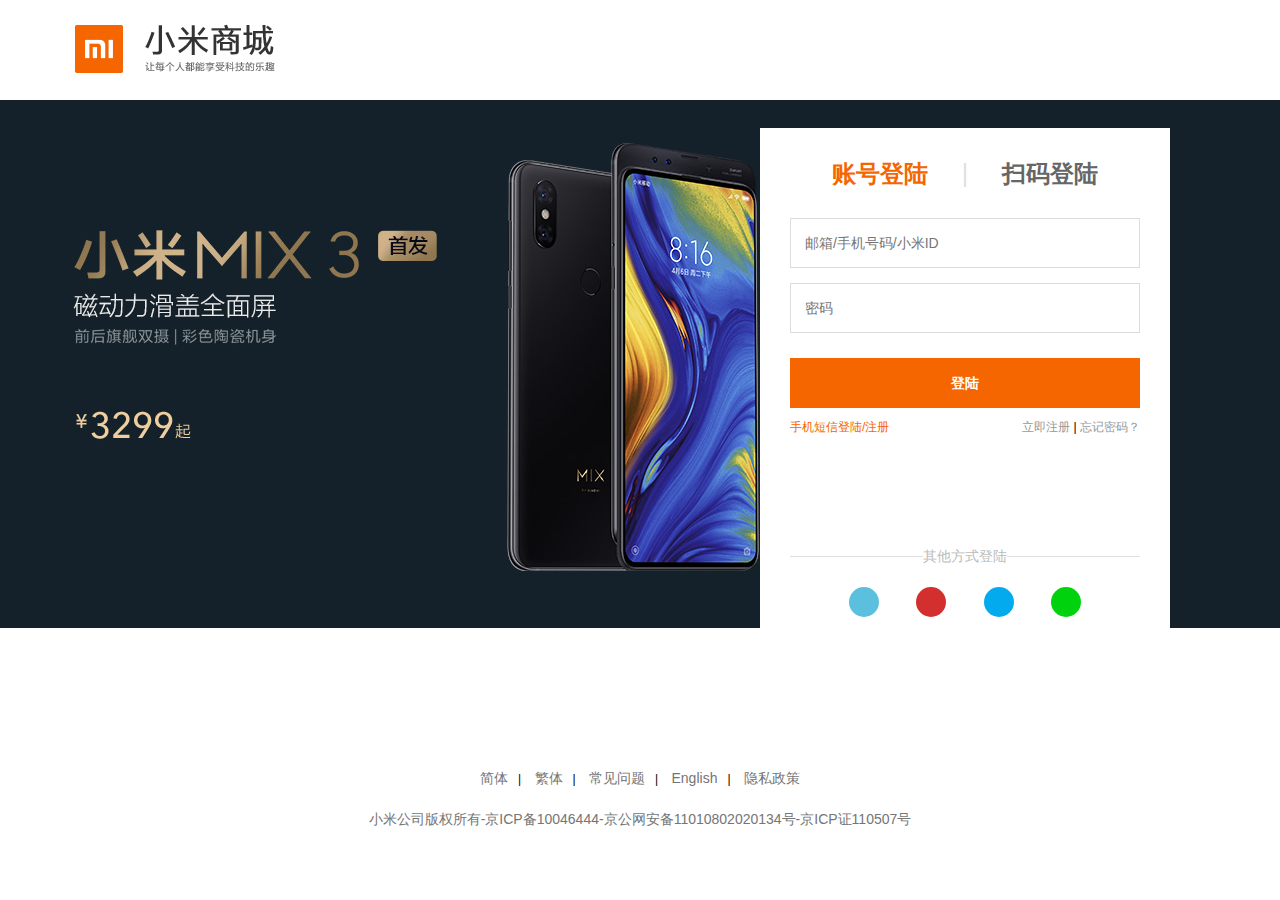
<file: 小米登陆.html>
<!DOCTYPE html>
<html lang="en">
<head>
    <meta charset="UTF-8">
    <link href="./img/小米.png" rel="shortcut icon">
    <link rel="stylesheet" href="css/小米登陆.css">
    <title>注册小米</title>
</head>
<body>
    <div class="h_panel">
        <div class="h_logo"></div>
    </div>

    <div class="login_banner_panel">
        <div class="login_a">
            <div class="login">
                <div class="login-header">
                    <a href="#">账号登陆</a>
                    <span id="line">|</span>
                    <a href="#">扫码登陆</a>
                </div>

                <div class="login_c">
                    <input type="text" placeholder=" 邮箱/手机号码/小米ID">
                    <input type="text" placeholder=" 密码">
                    <input type="submit" value="登陆">
                </div>

                <div class="login_q">
                    <a href="">手机短信登陆/注册</a>
                    <div class="login_q_right">
                        <a href="小米注册.html">立即注册</a>
                        <span>|</span>
                        <a href="">忘记密码？</a>
                    </div>
                </div>

                <fieldset>
                    <legend>其他方式登陆</legend>
                </fieldset>

                <div class="other-method">
                    <a href=""><i id="me_1"></i></a>
                    <a href=""><i id="me_2"></i></a>
                    <a href=""><i id="me_3"></i></a>
                    <a href=""><i id="me_4"></i></a>
                </div>
            </div>
        </div>
    </div>

    <div class="nav_botton">
        <ul>
            <li><a href="">简体</a></li><span>|</span>
            <li><a href="">繁体</a></li><span>|</span>
            <li><a href="">常见问题</a></li><span>|</span>
            <li><a href="">English</a></li><span>|</span>
            <li><a href="">隐私政策</a></li>
        </ul>
        <p>小米公司版权所有-京ICP备10046444-京公网安备11010802020134号-京ICP证110507号</p>
    </div>

</body>
</html>
</file>
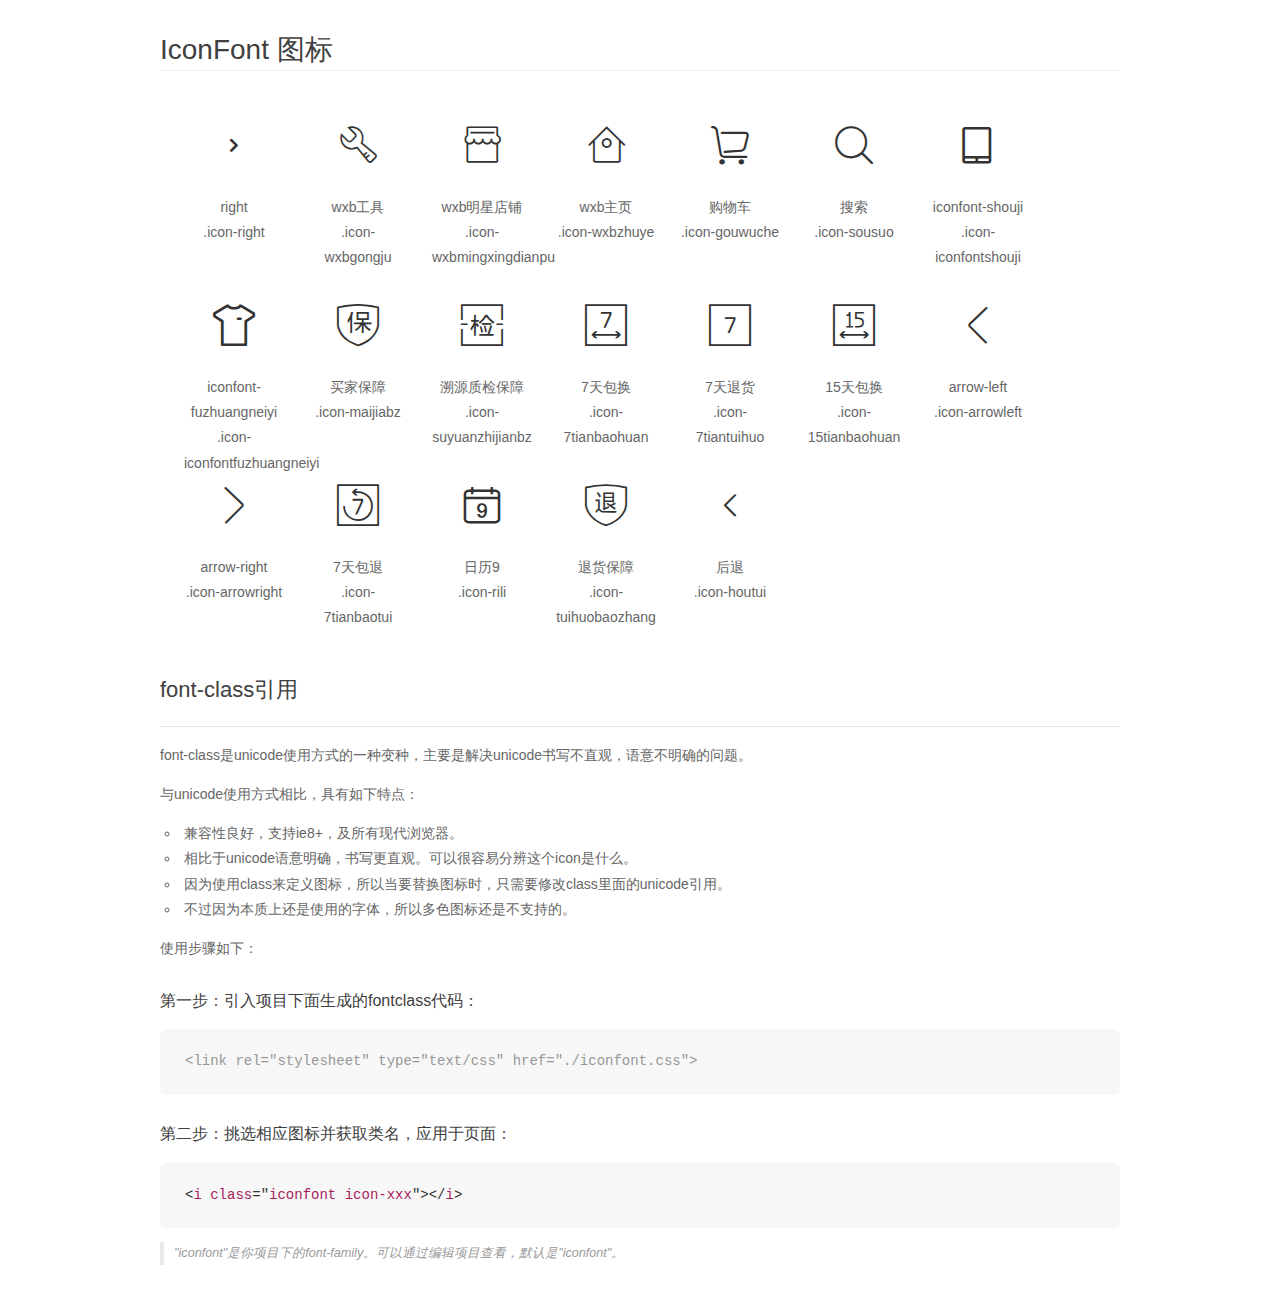
<file: font/span/demo_fontclass.html>
<!DOCTYPE html>
<html>
<head>
    <meta charset="utf-8"/>
    <title>IconFont</title>
    <link rel="stylesheet" href="demo.css">
    <link rel="stylesheet" href="iconfont.css">
</head>
<body>
    <div class="main markdown">
        <h1>IconFont 图标</h1>
        <ul class="icon_lists clear">
            
                <li>
                <i class="icon iconfont icon-right"></i>
                    <div class="name">right</div>
                    <div class="fontclass">.icon-right</div>
                </li>
            
                <li>
                <i class="icon iconfont icon-wxbgongju"></i>
                    <div class="name">wxb工具</div>
                    <div class="fontclass">.icon-wxbgongju</div>
                </li>
            
                <li>
                <i class="icon iconfont icon-wxbmingxingdianpu"></i>
                    <div class="name">wxb明星店铺</div>
                    <div class="fontclass">.icon-wxbmingxingdianpu</div>
                </li>
            
                <li>
                <i class="icon iconfont icon-wxbzhuye"></i>
                    <div class="name">wxb主页</div>
                    <div class="fontclass">.icon-wxbzhuye</div>
                </li>
            
                <li>
                <i class="icon iconfont icon-gouwuche"></i>
                    <div class="name">购物车</div>
                    <div class="fontclass">.icon-gouwuche</div>
                </li>
            
                <li>
                <i class="icon iconfont icon-sousuo"></i>
                    <div class="name">搜索</div>
                    <div class="fontclass">.icon-sousuo</div>
                </li>
            
                <li>
                <i class="icon iconfont icon-iconfontshouji"></i>
                    <div class="name">iconfont-shouji</div>
                    <div class="fontclass">.icon-iconfontshouji</div>
                </li>
            
                <li>
                <i class="icon iconfont icon-iconfontfuzhuangneiyi"></i>
                    <div class="name">iconfont-fuzhuangneiyi</div>
                    <div class="fontclass">.icon-iconfontfuzhuangneiyi</div>
                </li>
            
                <li>
                <i class="icon iconfont icon-maijiabz"></i>
                    <div class="name">买家保障</div>
                    <div class="fontclass">.icon-maijiabz</div>
                </li>
            
                <li>
                <i class="icon iconfont icon-suyuanzhijianbz"></i>
                    <div class="name">溯源质检保障</div>
                    <div class="fontclass">.icon-suyuanzhijianbz</div>
                </li>
            
                <li>
                <i class="icon iconfont icon-7tianbaohuan"></i>
                    <div class="name">7天包换</div>
                    <div class="fontclass">.icon-7tianbaohuan</div>
                </li>
            
                <li>
                <i class="icon iconfont icon-7tiantuihuo"></i>
                    <div class="name">7天退货</div>
                    <div class="fontclass">.icon-7tiantuihuo</div>
                </li>
            
                <li>
                <i class="icon iconfont icon-15tianbaohuan"></i>
                    <div class="name">15天包换</div>
                    <div class="fontclass">.icon-15tianbaohuan</div>
                </li>
            
                <li>
                <i class="icon iconfont icon-arrowleft"></i>
                    <div class="name">arrow-left</div>
                    <div class="fontclass">.icon-arrowleft</div>
                </li>
            
                <li>
                <i class="icon iconfont icon-arrowright"></i>
                    <div class="name">arrow-right</div>
                    <div class="fontclass">.icon-arrowright</div>
                </li>
            
                <li>
                <i class="icon iconfont icon-7tianbaotui"></i>
                    <div class="name">7天包退</div>
                    <div class="fontclass">.icon-7tianbaotui</div>
                </li>
            
                <li>
                <i class="icon iconfont icon-rili"></i>
                    <div class="name">日历9</div>
                    <div class="fontclass">.icon-rili</div>
                </li>
            
                <li>
                <i class="icon iconfont icon-tuihuobaozhang"></i>
                    <div class="name">退货保障</div>
                    <div class="fontclass">.icon-tuihuobaozhang</div>
                </li>
            
                <li>
                <i class="icon iconfont icon-houtui"></i>
                    <div class="name">后退</div>
                    <div class="fontclass">.icon-houtui</div>
                </li>
            
        </ul>

        <h2 id="font-class-">font-class引用</h2>
        <hr>

        <p>font-class是unicode使用方式的一种变种，主要是解决unicode书写不直观，语意不明确的问题。</p>
        <p>与unicode使用方式相比，具有如下特点：</p>
        <ul>
        <li>兼容性良好，支持ie8+，及所有现代浏览器。</li>
        <li>相比于unicode语意明确，书写更直观。可以很容易分辨这个icon是什么。</li>
        <li>因为使用class来定义图标，所以当要替换图标时，只需要修改class里面的unicode引用。</li>
        <li>不过因为本质上还是使用的字体，所以多色图标还是不支持的。</li>
        </ul>
        <p>使用步骤如下：</p>
        <h3 id="-fontclass-">第一步：引入项目下面生成的fontclass代码：</h3>


        <pre><code class="lang-js hljs javascript"><span class="hljs-comment">&lt;link rel="stylesheet" type="text/css" href="./iconfont.css"&gt;</span></code></pre>
        <h3 id="-">第二步：挑选相应图标并获取类名，应用于页面：</h3>
        <pre><code class="lang-css hljs">&lt;<span class="hljs-selector-tag">i</span> <span class="hljs-selector-tag">class</span>="<span class="hljs-selector-tag">iconfont</span> <span class="hljs-selector-tag">icon-xxx</span>"&gt;&lt;/<span class="hljs-selector-tag">i</span>&gt;</code></pre>
        <blockquote>
        <p>"iconfont"是你项目下的font-family。可以通过编辑项目查看，默认是"iconfont"。</p>
        </blockquote>
    </div>
</body>
</html>
</file>
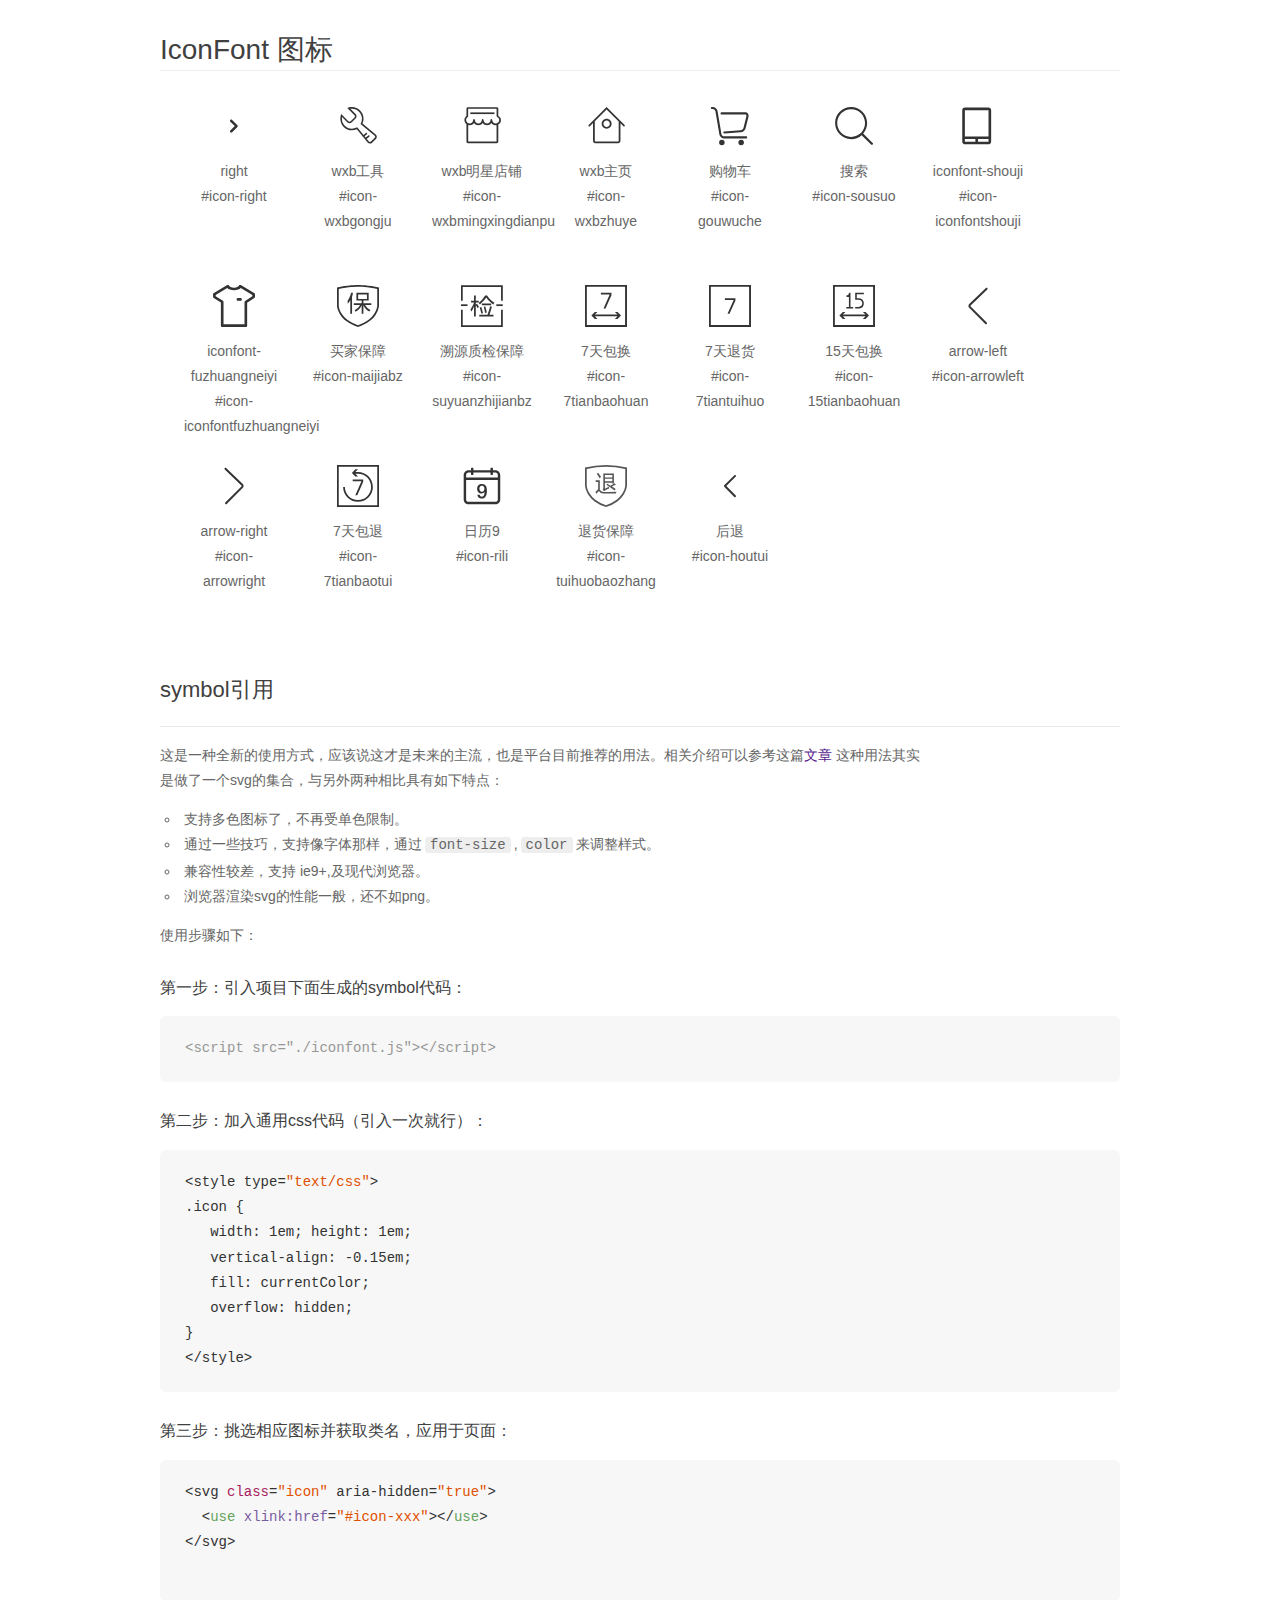
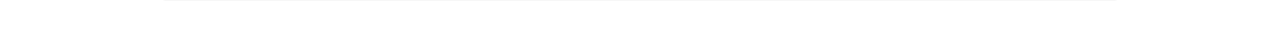
<file: font/span/demo_symbol.html>
<!DOCTYPE html>
<html>
<head>
    <meta charset="utf-8"/>
    <title>IconFont</title>
    <link rel="stylesheet" href="demo.css">
    <script src="iconfont.js"></script>

    <style type="text/css">
        .icon {
          /* 通过设置 font-size 来改变图标大小 */
          width: 1em; height: 1em;
          /* 图标和文字相邻时，垂直对齐 */
          vertical-align: -0.15em;
          /* 通过设置 color 来改变 SVG 的颜色/fill */
          fill: currentColor;
          /* path 和 stroke 溢出 viewBox 部分在 IE 下会显示
             normalize.css 中也包含这行 */
          overflow: hidden;
        }

    </style>
</head>
<body>
    <div class="main markdown">
        <h1>IconFont 图标</h1>
        <ul class="icon_lists clear">
            
                <li>
                    <svg class="icon" aria-hidden="true">
                        <use xlink:href="#icon-right"></use>
                    </svg>
                    <div class="name">right</div>
                    <div class="fontclass">#icon-right</div>
                </li>
            
                <li>
                    <svg class="icon" aria-hidden="true">
                        <use xlink:href="#icon-wxbgongju"></use>
                    </svg>
                    <div class="name">wxb工具</div>
                    <div class="fontclass">#icon-wxbgongju</div>
                </li>
            
                <li>
                    <svg class="icon" aria-hidden="true">
                        <use xlink:href="#icon-wxbmingxingdianpu"></use>
                    </svg>
                    <div class="name">wxb明星店铺</div>
                    <div class="fontclass">#icon-wxbmingxingdianpu</div>
                </li>
            
                <li>
                    <svg class="icon" aria-hidden="true">
                        <use xlink:href="#icon-wxbzhuye"></use>
                    </svg>
                    <div class="name">wxb主页</div>
                    <div class="fontclass">#icon-wxbzhuye</div>
                </li>
            
                <li>
                    <svg class="icon" aria-hidden="true">
                        <use xlink:href="#icon-gouwuche"></use>
                    </svg>
                    <div class="name">购物车</div>
                    <div class="fontclass">#icon-gouwuche</div>
                </li>
            
                <li>
                    <svg class="icon" aria-hidden="true">
                        <use xlink:href="#icon-sousuo"></use>
                    </svg>
                    <div class="name">搜索</div>
                    <div class="fontclass">#icon-sousuo</div>
                </li>
            
                <li>
                    <svg class="icon" aria-hidden="true">
                        <use xlink:href="#icon-iconfontshouji"></use>
                    </svg>
                    <div class="name">iconfont-shouji</div>
                    <div class="fontclass">#icon-iconfontshouji</div>
                </li>
            
                <li>
                    <svg class="icon" aria-hidden="true">
                        <use xlink:href="#icon-iconfontfuzhuangneiyi"></use>
                    </svg>
                    <div class="name">iconfont-fuzhuangneiyi</div>
                    <div class="fontclass">#icon-iconfontfuzhuangneiyi</div>
                </li>
            
                <li>
                    <svg class="icon" aria-hidden="true">
                        <use xlink:href="#icon-maijiabz"></use>
                    </svg>
                    <div class="name">买家保障</div>
                    <div class="fontclass">#icon-maijiabz</div>
                </li>
            
                <li>
                    <svg class="icon" aria-hidden="true">
                        <use xlink:href="#icon-suyuanzhijianbz"></use>
                    </svg>
                    <div class="name">溯源质检保障</div>
                    <div class="fontclass">#icon-suyuanzhijianbz</div>
                </li>
            
                <li>
                    <svg class="icon" aria-hidden="true">
                        <use xlink:href="#icon-7tianbaohuan"></use>
                    </svg>
                    <div class="name">7天包换</div>
                    <div class="fontclass">#icon-7tianbaohuan</div>
                </li>
            
                <li>
                    <svg class="icon" aria-hidden="true">
                        <use xlink:href="#icon-7tiantuihuo"></use>
                    </svg>
                    <div class="name">7天退货</div>
                    <div class="fontclass">#icon-7tiantuihuo</div>
                </li>
            
                <li>
                    <svg class="icon" aria-hidden="true">
                        <use xlink:href="#icon-15tianbaohuan"></use>
                    </svg>
                    <div class="name">15天包换</div>
                    <div class="fontclass">#icon-15tianbaohuan</div>
                </li>
            
                <li>
                    <svg class="icon" aria-hidden="true">
                        <use xlink:href="#icon-arrowleft"></use>
                    </svg>
                    <div class="name">arrow-left</div>
                    <div class="fontclass">#icon-arrowleft</div>
                </li>
            
                <li>
                    <svg class="icon" aria-hidden="true">
                        <use xlink:href="#icon-arrowright"></use>
                    </svg>
                    <div class="name">arrow-right</div>
                    <div class="fontclass">#icon-arrowright</div>
                </li>
            
                <li>
                    <svg class="icon" aria-hidden="true">
                        <use xlink:href="#icon-7tianbaotui"></use>
                    </svg>
                    <div class="name">7天包退</div>
                    <div class="fontclass">#icon-7tianbaotui</div>
                </li>
            
                <li>
                    <svg class="icon" aria-hidden="true">
                        <use xlink:href="#icon-rili"></use>
                    </svg>
                    <div class="name">日历9</div>
                    <div class="fontclass">#icon-rili</div>
                </li>
            
                <li>
                    <svg class="icon" aria-hidden="true">
                        <use xlink:href="#icon-tuihuobaozhang"></use>
                    </svg>
                    <div class="name">退货保障</div>
                    <div class="fontclass">#icon-tuihuobaozhang</div>
                </li>
            
                <li>
                    <svg class="icon" aria-hidden="true">
                        <use xlink:href="#icon-houtui"></use>
                    </svg>
                    <div class="name">后退</div>
                    <div class="fontclass">#icon-houtui</div>
                </li>
            
        </ul>


        <h2 id="symbol-">symbol引用</h2>
        <hr>

        <p>这是一种全新的使用方式，应该说这才是未来的主流，也是平台目前推荐的用法。相关介绍可以参考这篇<a href="">文章</a>
        这种用法其实是做了一个svg的集合，与另外两种相比具有如下特点：</p>
        <ul>
          <li>支持多色图标了，不再受单色限制。</li>
          <li>通过一些技巧，支持像字体那样，通过<code>font-size</code>,<code>color</code>来调整样式。</li>
          <li>兼容性较差，支持 ie9+,及现代浏览器。</li>
          <li>浏览器渲染svg的性能一般，还不如png。</li>
        </ul>
        <p>使用步骤如下：</p>
        <h3 id="-symbol-">第一步：引入项目下面生成的symbol代码：</h3>
        <pre><code class="lang-js hljs javascript"><span class="hljs-comment">&lt;script src="./iconfont.js"&gt;&lt;/script&gt;</span></code></pre>
        <h3 id="-css-">第二步：加入通用css代码（引入一次就行）：</h3>
        <pre><code class="lang-js hljs javascript">&lt;style type=<span class="hljs-string">"text/css"</span>&gt;
.icon {
   width: <span class="hljs-number">1</span>em; height: <span class="hljs-number">1</span>em;
   vertical-align: <span class="hljs-number">-0.15</span>em;
   fill: currentColor;
   overflow: hidden;
}
&lt;<span class="hljs-regexp">/style&gt;</span></code></pre>
        <h3 id="-">第三步：挑选相应图标并获取类名，应用于页面：</h3>
        <pre><code class="lang-js hljs javascript">&lt;svg <span class="hljs-class"><span class="hljs-keyword">class</span></span>=<span class="hljs-string">"icon"</span> aria-hidden=<span class="hljs-string">"true"</span>&gt;<span class="xml"><span class="hljs-tag">
  &lt;<span class="hljs-name">use</span> <span class="hljs-attr">xlink:href</span>=<span class="hljs-string">"#icon-xxx"</span>&gt;</span><span class="hljs-tag">&lt;/<span class="hljs-name">use</span>&gt;</span>
</span>&lt;<span class="hljs-regexp">/svg&gt;
        </span></code></pre>
    </div>
</body>
</html>
</file>
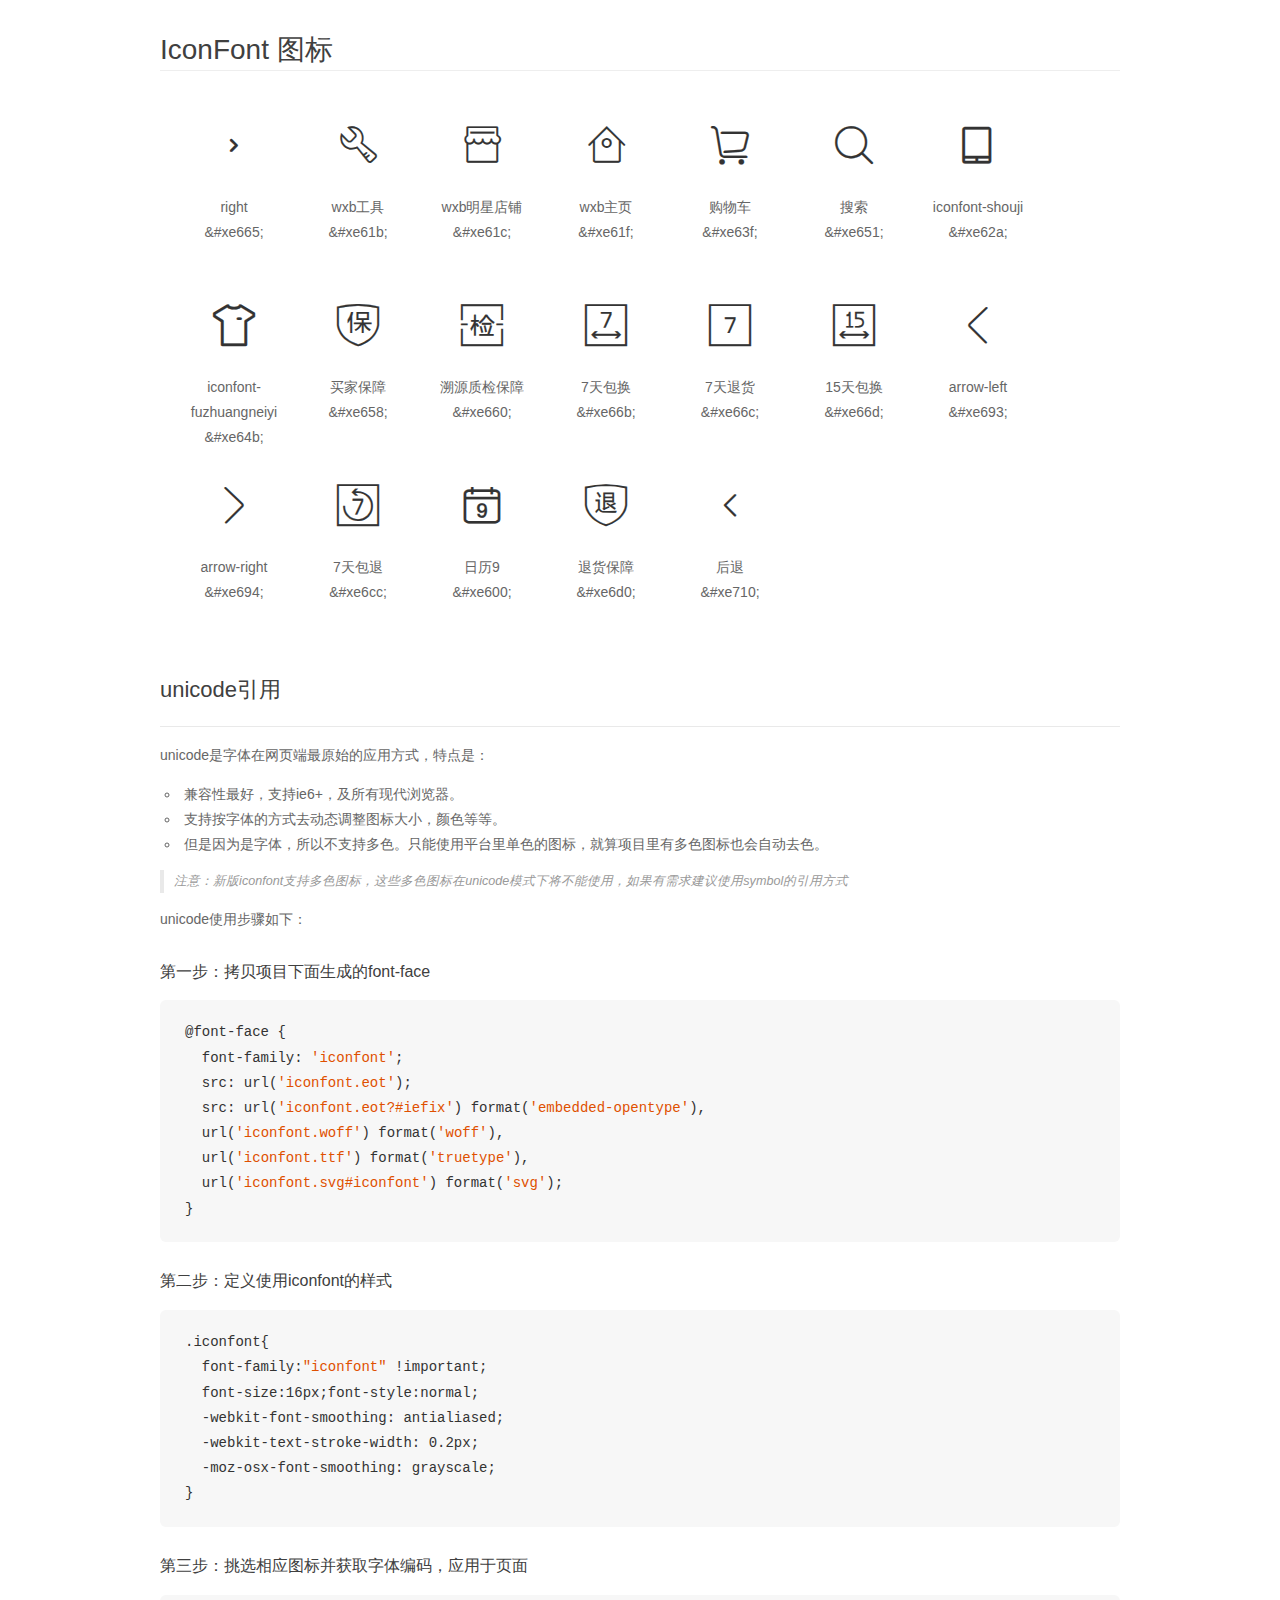
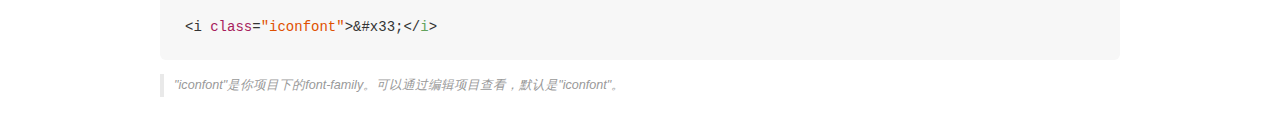
<file: font/span/demo_unicode.html>
<!DOCTYPE html>
<html>
<head>
    <meta charset="utf-8"/>
    <title>IconFont</title>
    <link rel="stylesheet" href="demo.css">

    <style type="text/css">

        @font-face {font-family: "iconfont";
          src: url('iconfont.eot'); /* IE9*/
          src: url('iconfont.eot#iefix') format('embedded-opentype'), /* IE6-IE8 */
          url('iconfont.woff') format('woff'), /* chrome, firefox */
          url('iconfont.ttf') format('truetype'), /* chrome, firefox, opera, Safari, Android, iOS 4.2+*/
          url('iconfont.svg#iconfont') format('svg'); /* iOS 4.1- */
        }

        .iconfont {
          font-family:"iconfont" !important;
          font-size:16px;
          font-style:normal;
          -webkit-font-smoothing: antialiased;
          -webkit-text-stroke-width: 0.2px;
          -moz-osx-font-smoothing: grayscale;
        }

    </style>
</head>
<body>
    <div class="main markdown">
        <h1>IconFont 图标</h1>
        <ul class="icon_lists clear">
            
                <li>
                <i class="icon iconfont">&#xe665;</i>
                    <div class="name">right</div>
                    <div class="code">&amp;#xe665;</div>
                </li>
            
                <li>
                <i class="icon iconfont">&#xe61b;</i>
                    <div class="name">wxb工具</div>
                    <div class="code">&amp;#xe61b;</div>
                </li>
            
                <li>
                <i class="icon iconfont">&#xe61c;</i>
                    <div class="name">wxb明星店铺</div>
                    <div class="code">&amp;#xe61c;</div>
                </li>
            
                <li>
                <i class="icon iconfont">&#xe61f;</i>
                    <div class="name">wxb主页</div>
                    <div class="code">&amp;#xe61f;</div>
                </li>
            
                <li>
                <i class="icon iconfont">&#xe63f;</i>
                    <div class="name">购物车</div>
                    <div class="code">&amp;#xe63f;</div>
                </li>
            
                <li>
                <i class="icon iconfont">&#xe651;</i>
                    <div class="name">搜索</div>
                    <div class="code">&amp;#xe651;</div>
                </li>
            
                <li>
                <i class="icon iconfont">&#xe62a;</i>
                    <div class="name">iconfont-shouji</div>
                    <div class="code">&amp;#xe62a;</div>
                </li>
            
                <li>
                <i class="icon iconfont">&#xe64b;</i>
                    <div class="name">iconfont-fuzhuangneiyi</div>
                    <div class="code">&amp;#xe64b;</div>
                </li>
            
                <li>
                <i class="icon iconfont">&#xe658;</i>
                    <div class="name">买家保障</div>
                    <div class="code">&amp;#xe658;</div>
                </li>
            
                <li>
                <i class="icon iconfont">&#xe660;</i>
                    <div class="name">溯源质检保障</div>
                    <div class="code">&amp;#xe660;</div>
                </li>
            
                <li>
                <i class="icon iconfont">&#xe66b;</i>
                    <div class="name">7天包换</div>
                    <div class="code">&amp;#xe66b;</div>
                </li>
            
                <li>
                <i class="icon iconfont">&#xe66c;</i>
                    <div class="name">7天退货</div>
                    <div class="code">&amp;#xe66c;</div>
                </li>
            
                <li>
                <i class="icon iconfont">&#xe66d;</i>
                    <div class="name">15天包换</div>
                    <div class="code">&amp;#xe66d;</div>
                </li>
            
                <li>
                <i class="icon iconfont">&#xe693;</i>
                    <div class="name">arrow-left</div>
                    <div class="code">&amp;#xe693;</div>
                </li>
            
                <li>
                <i class="icon iconfont">&#xe694;</i>
                    <div class="name">arrow-right</div>
                    <div class="code">&amp;#xe694;</div>
                </li>
            
                <li>
                <i class="icon iconfont">&#xe6cc;</i>
                    <div class="name">7天包退</div>
                    <div class="code">&amp;#xe6cc;</div>
                </li>
            
                <li>
                <i class="icon iconfont">&#xe600;</i>
                    <div class="name">日历9</div>
                    <div class="code">&amp;#xe600;</div>
                </li>
            
                <li>
                <i class="icon iconfont">&#xe6d0;</i>
                    <div class="name">退货保障</div>
                    <div class="code">&amp;#xe6d0;</div>
                </li>
            
                <li>
                <i class="icon iconfont">&#xe710;</i>
                    <div class="name">后退</div>
                    <div class="code">&amp;#xe710;</div>
                </li>
            
        </ul>
        <h2 id="unicode-">unicode引用</h2>
        <hr>

        <p>unicode是字体在网页端最原始的应用方式，特点是：</p>
        <ul>
        <li>兼容性最好，支持ie6+，及所有现代浏览器。</li>
        <li>支持按字体的方式去动态调整图标大小，颜色等等。</li>
        <li>但是因为是字体，所以不支持多色。只能使用平台里单色的图标，就算项目里有多色图标也会自动去色。</li>
        </ul>
        <blockquote>
        <p>注意：新版iconfont支持多色图标，这些多色图标在unicode模式下将不能使用，如果有需求建议使用symbol的引用方式</p>
        </blockquote>
        <p>unicode使用步骤如下：</p>
        <h3 id="-font-face">第一步：拷贝项目下面生成的font-face</h3>
        <pre><code class="lang-js hljs javascript">@font-face {
  font-family: <span class="hljs-string">'iconfont'</span>;
  src: url(<span class="hljs-string">'iconfont.eot'</span>);
  src: url(<span class="hljs-string">'iconfont.eot?#iefix'</span>) format(<span class="hljs-string">'embedded-opentype'</span>),
  url(<span class="hljs-string">'iconfont.woff'</span>) format(<span class="hljs-string">'woff'</span>),
  url(<span class="hljs-string">'iconfont.ttf'</span>) format(<span class="hljs-string">'truetype'</span>),
  url(<span class="hljs-string">'iconfont.svg#iconfont'</span>) format(<span class="hljs-string">'svg'</span>);
}
</code></pre>
        <h3 id="-iconfont-">第二步：定义使用iconfont的样式</h3>
        <pre><code class="lang-js hljs javascript">.iconfont{
  font-family:<span class="hljs-string">"iconfont"</span> !important;
  font-size:<span class="hljs-number">16</span>px;font-style:normal;
  -webkit-font-smoothing: antialiased;
  -webkit-text-stroke-width: <span class="hljs-number">0.2</span>px;
  -moz-osx-font-smoothing: grayscale;
}
</code></pre>
        <h3 id="-">第三步：挑选相应图标并获取字体编码，应用于页面</h3>
        <pre><code class="lang-js hljs javascript">&lt;i <span class="hljs-class"><span class="hljs-keyword">class</span></span>=<span class="hljs-string">"iconfont"</span>&gt;&amp;#x33;<span class="xml"><span class="hljs-tag">&lt;/<span class="hljs-name">i</span>&gt;</span></span></code></pre>

        <blockquote>
        <p>"iconfont"是你项目下的font-family。可以通过编辑项目查看，默认是"iconfont"。</p>
        </blockquote>
    </div>


</body>
</html>
</file>
<file: css/小米登陆.css>
blockquote,body,button,dd,dl,dt,fieldset,form,h1,h2,h3,h4,h5,h6,hr,input,legend,li,ol,p,pre,td,textarea,th,ul{margin:0;padding:0}
body,button,input,select,textarea{font:12px/1.5 tahoma,arial,'Hiragino Sans GB',\5b8b\4f53,sans-serif}h1,h2,h3,h4,h5,h6{font-size:100%}
address,cite,dfn,em,var{font-style:normal}code,kbd,pre,samp{font-family:courier new,courier,monospace}
small{font-size:12px}ol,ul{list-style:none}a{text-decoration:none}sup{vertical-align:text-top}sub{vertical-align:text-bottom}
legend{color:#000}fieldset,img{border:0;display: block;}button,input,select,textarea{font-size:100%}table{border-collapse:collapse;border-spacing:0}


.h_panel{
    width: 1130px;
    height: 100px;
    margin: 0 auto;
    background-color: #9c95ef;
    background: url("../img/注册/小米商城.png") no-repeat;
}

.login_banner_panel{
    height: 528px;
    background-color: #9c95ef;
    background: url("../img/注册/logo.jpg") no-repeat center ;
}

.nav_botton{
    width: 100%;
}

ul{
    display: block;
    position: relative;
    margin-top: 140px;
    text-align: center;
}

ul li{
    display: inline-block;
    margin: 0 10px;
}

ul li a{
    color: #757575;
    font-size: 14px;
}

ul li a:hover{
    color: #333333;
}

.nav_botton p{
    width: 100%;
    text-align: center;
    margin-top: 20px;
    margin-bottom: 30px;
    color: #757575;
    font-size: 14px;
    -webkit-font-smoothing: antialiased;
}

/*##############################注册页面#######################*/

.login_a{
    position: absolute;
    height: 528px;
    width: 100%;
}

.login{
    width: 410px;
    height: 500px;
    margin-top: 28px;
    float: right;
    margin-right: 110px;
    background-color: white;
}

.login-header{
    width: 100%;
    height: 80px;
    text-align: center;
}

.login-header a{
    display: inline-block;
    text-align: center;
    font-size: 24px;
    height: 24px;
    margin: 28px auto;
    font-weight: bold;
}

#line{
    /*margin: 0 30px;*/
    font-size: 25px;
    color: #e0e0e0;

}

.login-header a:first-child{
    color: #f56600;
    margin-right: 30px;
}

.login-header a:last-child:hover{
    color: #f56600;
}

.login-header a:last-child{
    color: #666666;
    margin-left: 30px;
}

.login_c {
    margin-top:10px ;
}

.login_c input{
    width: 350px;
    height: 50px;
    display: block;
    margin: 0 auto;
    border: 1px solid gainsboro;
    outline: none;
    font-size: 14px;
    color: #bbb;
    padding: 0 10px;
    box-sizing: border-box;
}

.login_c input:nth-child(2){
    margin-top: 15px;
}

.login_c input:last-child{
    margin-top: 25px;
    background-color: #f56600;
    border:none;
    color: white;
    font-weight: bold;
}

.login_q {
    width: 350px;
    margin: 10px auto;
}

.login_q > a{
    color: #f56600;
}

.login_q_right{
    float: right;
}

.login_q_right a{
    color: #999999;
}

/*############################css sprites#########################*/

fieldset{
    border: 0;
    border-top: 1px solid #e0e0e0;
    padding-top: 10px;
    width: 350px;
    margin: 0 auto;
    margin-top: 110px;
}
legend{
    color: #bbb;
    font-size: 14px;
    text-align: center;
    margin: 0 auto;
}

.other-method {
    width: 350px;
    height: 50px;
    /*background-color: #999999;*/
    margin: 0 auto;
    line-height: 50px;
    text-align: center;
}

.other-method a {
    position: relative;
    width: 30px;
    height: 30px;
    display: inline-block;
    background-color: #5bc0de;
    margin: 0 17px;
    margin-top: 10px;
    border-radius: 30px;
}

.other-method a:nth-child(2){
    background-color: #d32f2f;
}

.other-method a:nth-child(3){
    background-color: #03abee;
}

.other-method a:nth-child(4){
    background-color: #00d20d;
}

.other-method a i{
    display: block;
    background-color: red;
    width:18px;
    height:18px;
    margin: 6px auto;
}

#me_1{
    background: url(https://account.xiaomi.com/static/res/166d6dc/account-static/respassport/acc-2014/img/icons_type.png);
    background-position: -19px 0;
}

#me_2{
    background: url(https://account.xiaomi.com/static/res/166d6dc/account-static/respassport/acc-2014/img/icons_type.png);
    background-position: -38px 0;
}

#me_3{
    width: 25px;
    background: url(https://account.xiaomi.com/static/res/166d6dc/account-static/respassport/acc-2014/img/icons_type.png);
    background-position: -57px 0;
}

#me_4{
    width: 24px;
    background: url(https://account.xiaomi.com/static/res/166d6dc/account-static/respassport/acc-2014/img/icons_type.png);
    background-position: -83px 0;
}
</file>
<file: font/span/iconfont.css>
@font-face {font-family: "iconfont";
  src: url('iconfont.eot?t=1543891239279'); /* IE9*/
  src: url('iconfont.eot?t=1543891239279#iefix') format('embedded-opentype'), /* IE6-IE8 */
  url('[data-uri]') format('woff'),
  url('iconfont.ttf?t=1543891239279') format('truetype'), /* chrome, firefox, opera, Safari, Android, iOS 4.2+*/
  url('iconfont.svg?t=1543891239279#iconfont') format('svg'); /* iOS 4.1- */
}

.iconfont {
  font-family:"iconfont" !important;
  font-size:16px;
  font-style:normal;
  -webkit-font-smoothing: antialiased;
  -moz-osx-font-smoothing: grayscale;
}

.icon-right:before { content: "\e665"; }

.icon-wxbgongju:before { content: "\e61b"; }

.icon-wxbmingxingdianpu:before { content: "\e61c"; }

.icon-wxbzhuye:before { content: "\e61f"; }

.icon-gouwuche:before { content: "\e63f"; }

.icon-sousuo:before { content: "\e651"; }

.icon-iconfontshouji:before { content: "\e62a"; }

.icon-iconfontfuzhuangneiyi:before { content: "\e64b"; }

.icon-maijiabz:before { content: "\e658"; }

.icon-suyuanzhijianbz:before { content: "\e660"; }

.icon-7tianbaohuan:before { content: "\e66b"; }

.icon-7tiantuihuo:before { content: "\e66c"; }

.icon-15tianbaohuan:before { content: "\e66d"; }

.icon-arrowleft:before { content: "\e693"; }

.icon-arrowright:before { content: "\e694"; }

.icon-7tianbaotui:before { content: "\e6cc"; }

.icon-rili:before { content: "\e600"; }

.icon-tuihuobaozhang:before { content: "\e6d0"; }

.icon-houtui:before { content: "\e710"; }
</file>
<file: font/span/demo.css>
*{margin: 0;padding: 0;list-style: none;}
/*
KISSY CSS Reset
理念：1. reset 的目的不是清除浏览器的默认样式，这仅是部分工作。清除和重置是紧密不可分的。
2. reset 的目的不是让默认样式在所有浏览器下一致，而是减少默认样式有可能带来的问题。
3. reset 期望提供一套普适通用的基础样式。但没有银弹，推荐根据具体需求，裁剪和修改后再使用。
特色：1. 适应中文；2. 基于最新主流浏览器。
维护：玉伯<lifesinger@gmail.com>, 正淳<ragecarrier@gmail.com>
 */

/** 清除内外边距 **/
body, h1, h2, h3, h4, h5, h6, hr, p, blockquote, /* structural elements 结构元素 */
dl, dt, dd, ul, ol, li, /* list elements 列表元素 */
pre, /* text formatting elements 文本格式元素 */
form, fieldset, legend, button, input, textarea, /* form elements 表单元素 */
th, td /* table elements 表格元素 */ {
  margin: 0;
  padding: 0;
}

/** 设置默认字体 **/
body,
button, input, select, textarea /* for ie */ {
  font: 12px/1.5 tahoma, arial, \5b8b\4f53, sans-serif;
}
h1, h2, h3, h4, h5, h6 { font-size: 100%; }
address, cite, dfn, em, var { font-style: normal; } /* 将斜体扶正 */
code, kbd, pre, samp { font-family: courier new, courier, monospace; } /* 统一等宽字体 */
small { font-size: 12px; } /* 小于 12px 的中文很难阅读，让 small 正常化 */

/** 重置列表元素 **/
ul, ol { list-style: none; }

/** 重置文本格式元素 **/
a { text-decoration: none; }
a:hover { text-decoration: underline; }


/** 重置表单元素 **/
legend { color: #000; } /* for ie6 */
fieldset, img { border: 0; } /* img 搭车：让链接里的 img 无边框 */
button, input, select, textarea { font-size: 100%; } /* 使得表单元素在 ie 下能继承字体大小 */
/* 注：optgroup 无法扶正 */

/** 重置表格元素 **/
table { border-collapse: collapse; border-spacing: 0; }

/* 清除浮动 */
.ks-clear:after, .clear:after {
  content: '\20';
  display: block;
  height: 0;
  clear: both;
}
.ks-clear, .clear {
  *zoom: 1;
}

.main {
  padding: 30px 100px;
width: 960px;
margin: 0 auto;
}
.main h1{font-size:36px; color:#333; text-align:left;margin-bottom:30px; border-bottom: 1px solid #eee;}

.helps{margin-top:40px;}
.helps pre{
  padding:20px;
  margin:10px 0;
  border:solid 1px #e7e1cd;
  background-color: #fffdef;
  overflow: auto;
}

.icon_lists{
  width: 100% !important;

}

.icon_lists li{
  float:left;
  width: 100px;
  height:180px;
  text-align: center;
  list-style: none !important;
}
.icon_lists .icon{
  font-size: 42px;
  line-height: 100px;
  margin: 10px 0;
  color:#333;
  -webkit-transition: font-size 0.25s ease-out 0s;
  -moz-transition: font-size 0.25s ease-out 0s;
  transition: font-size 0.25s ease-out 0s;

}
.icon_lists .icon:hover{
  font-size: 100px;
}



.markdown {
  color: #666;
  font-size: 14px;
  line-height: 1.8;
}

.highlight {
  line-height: 1.5;
}

.markdown img {
  vertical-align: middle;
  max-width: 100%;
}

.markdown h1 {
  color: #404040;
  font-weight: 500;
  line-height: 40px;
  margin-bottom: 24px;
}

.markdown h2,
.markdown h3,
.markdown h4,
.markdown h5,
.markdown h6 {
  color: #404040;
  margin: 1.6em 0 0.6em 0;
  font-weight: 500;
  clear: both;
}

.markdown h1 {
  font-size: 28px;
}

.markdown h2 {
  font-size: 22px;
}

.markdown h3 {
  font-size: 16px;
}

.markdown h4 {
  font-size: 14px;
}

.markdown h5 {
  font-size: 12px;
}

.markdown h6 {
  font-size: 12px;
}

.markdown hr {
  height: 1px;
  border: 0;
  background: #e9e9e9;
  margin: 16px 0;
  clear: both;
}

.markdown p,
.markdown pre {
  margin: 1em 0;
}

.markdown > p,
.markdown > blockquote,
.markdown > .highlight,
.markdown > ol,
.markdown > ul {
  width: 80%;
}

.markdown ul > li {
  list-style: circle;
}

.markdown > ul li,
.markdown blockquote ul > li {
  margin-left: 20px;
  padding-left: 4px;
}

.markdown > ul li p,
.markdown > ol li p {
  margin: 0.6em 0;
}

.markdown ol > li {
  list-style: decimal;
}

.markdown > ol li,
.markdown blockquote ol > li {
  margin-left: 20px;
  padding-left: 4px;
}

.markdown code {
  margin: 0 3px;
  padding: 0 5px;
  background: #eee;
  border-radius: 3px;
}

.markdown pre {
  border-radius: 6px;
  background: #f7f7f7;
  padding: 20px;
}

.markdown pre code {
  border: none;
  background: #f7f7f7;
  margin: 0;
}

.markdown strong,
.markdown b {
  font-weight: 600;
}

.markdown > table {
  border-collapse: collapse;
  border-spacing: 0px;
  empty-cells: show;
  border: 1px solid #e9e9e9;
  width: 95%;
  margin-bottom: 24px;
}

.markdown > table th {
  white-space: nowrap;
  color: #333;
  font-weight: 600;

}

.markdown > table th,
.markdown > table td {
  border: 1px solid #e9e9e9;
  padding: 8px 16px;
  text-align: left;
}

.markdown > table th {
  background: #F7F7F7;
}

.markdown blockquote {
  font-size: 90%;
  color: #999;
  border-left: 4px solid #e9e9e9;
  padding-left: 0.8em;
  margin: 1em 0;
  font-style: italic;
}

.markdown blockquote p {
  margin: 0;
}

.markdown .anchor {
  opacity: 0;
  transition: opacity 0.3s ease;
  margin-left: 8px;
}

.markdown .waiting {
  color: #ccc;
}

.markdown h1:hover .anchor,
.markdown h2:hover .anchor,
.markdown h3:hover .anchor,
.markdown h4:hover .anchor,
.markdown h5:hover .anchor,
.markdown h6:hover .anchor {
  opacity: 1;
  display: inline-block;
}

.markdown > br,
.markdown > p > br {
  clear: both;
}


.hljs {
  display: block;
  background: white;
  padding: 0.5em;
  color: #333333;
  overflow-x: auto;
}

.hljs-comment,
.hljs-meta {
  color: #969896;
}

.hljs-string,
.hljs-variable,
.hljs-template-variable,
.hljs-strong,
.hljs-emphasis,
.hljs-quote {
  color: #df5000;
}

.hljs-keyword,
.hljs-selector-tag,
.hljs-type {
  color: #a71d5d;
}

.hljs-literal,
.hljs-symbol,
.hljs-bullet,
.hljs-attribute {
  color: #0086b3;
}

.hljs-section,
.hljs-name {
  color: #63a35c;
}

.hljs-tag {
  color: #333333;
}

.hljs-title,
.hljs-attr,
.hljs-selector-id,
.hljs-selector-class,
.hljs-selector-attr,
.hljs-selector-pseudo {
  color: #795da3;
}

.hljs-addition {
  color: #55a532;
  background-color: #eaffea;
}

.hljs-deletion {
  color: #bd2c00;
  background-color: #ffecec;
}

.hljs-link {
  text-decoration: underline;
}

pre{
  background: #fff;
}
</file>
